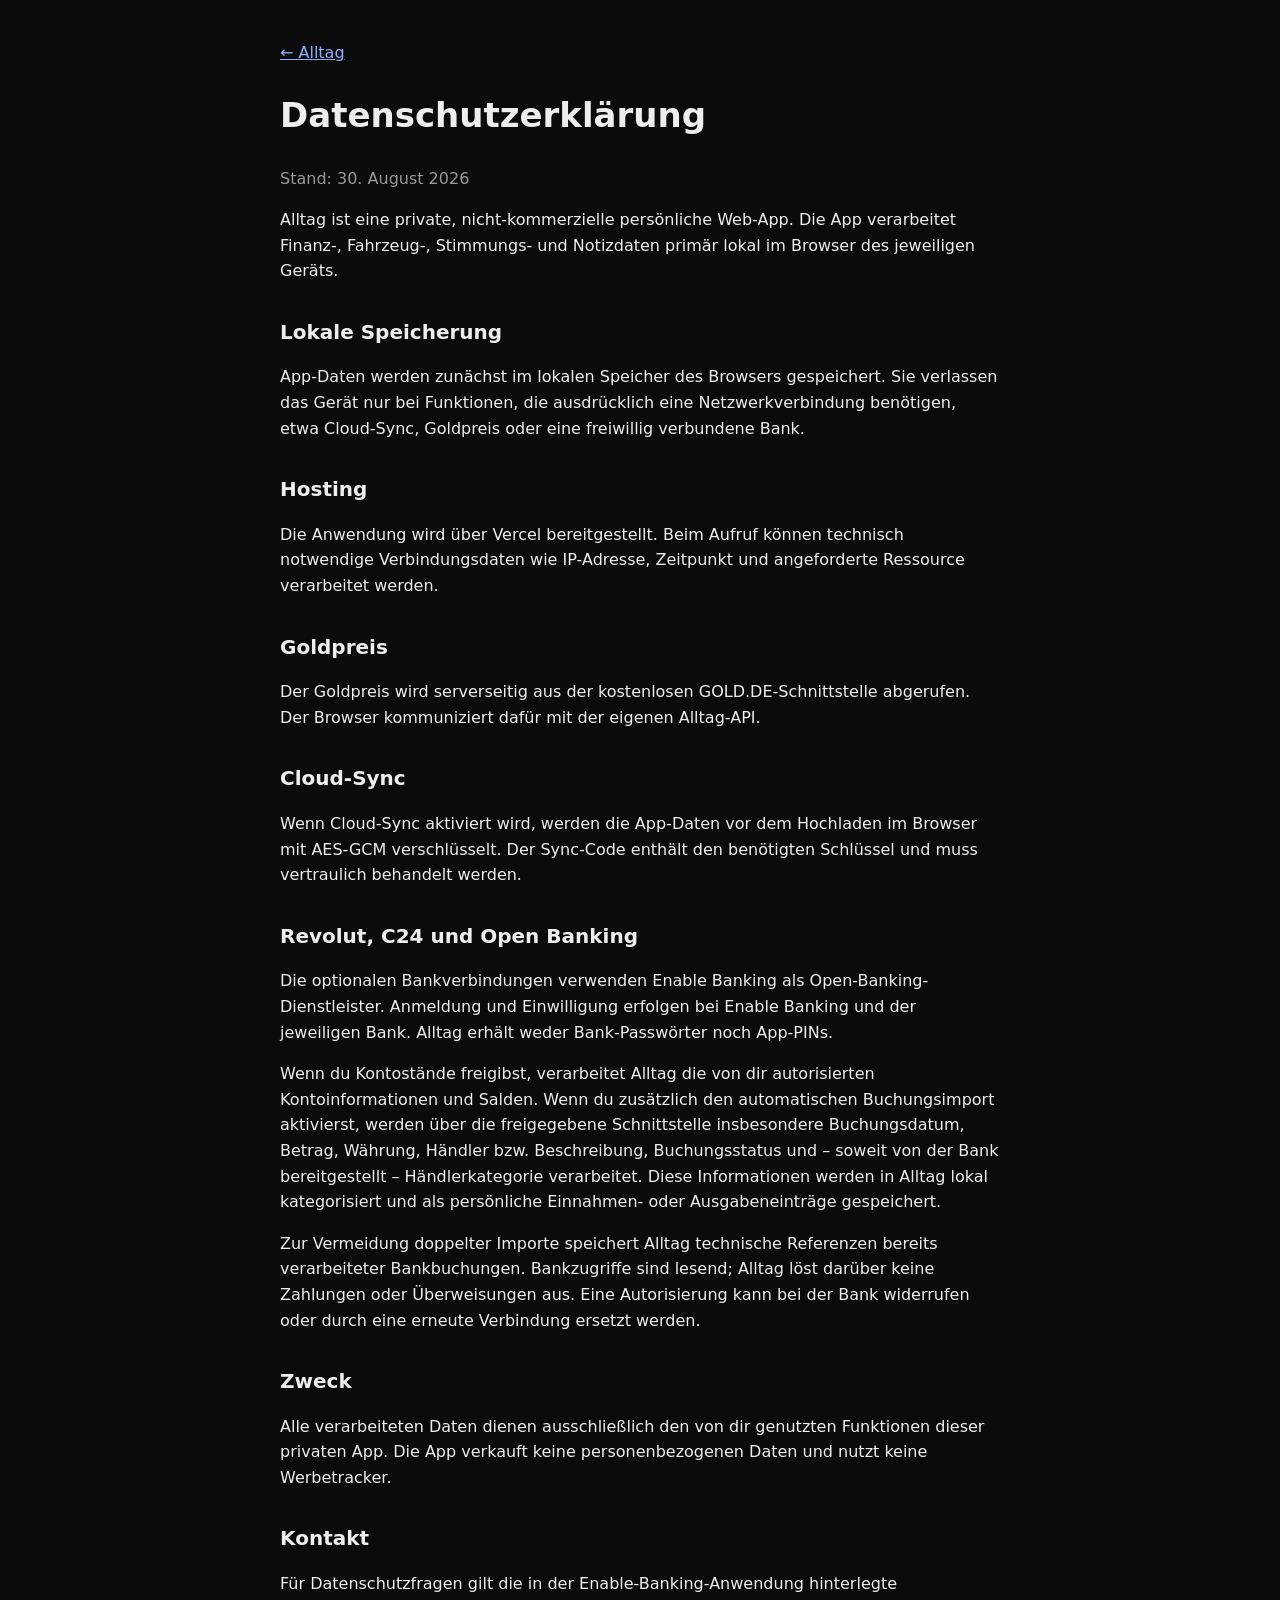
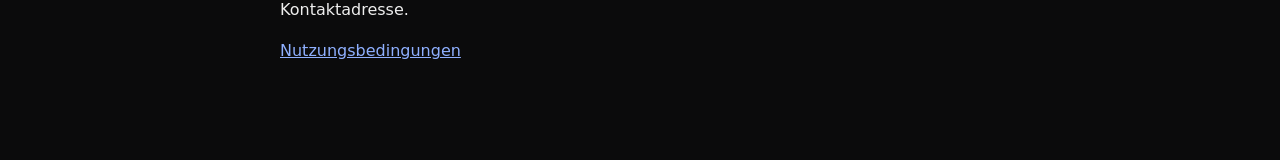
<file: alltag-mobile/privacy/index.html>
<!doctype html><html lang="de"><head><meta charset="utf-8"><meta name="viewport" content="width=device-width,initial-scale=1"><meta name="color-scheme" content="dark"><title>Datenschutz · Alltag</title><style>body{font:16px/1.6 -apple-system,BlinkMacSystemFont,system-ui;background:#0b0b0c;color:#eee;margin:0}.wrap{max-width:720px;margin:auto;padding:40px 20px 80px}h1{font-size:34px}h2{margin-top:32px;font-size:20px}a{color:#8fb0ff}.muted{color:#999}code{background:#1d1d20;padding:2px 6px;border-radius:6px}</style></head><body><main class="wrap"><a href="/">← Alltag</a><h1>Datenschutzerklärung</h1><p class="muted">Stand: 30. August 2026</p><p>Alltag ist eine private, nicht-kommerzielle persönliche Web-App. Die App verarbeitet Finanz-, Fahrzeug-, Stimmungs- und Notizdaten primär lokal im Browser des jeweiligen Geräts.</p><h2>Lokale Speicherung</h2><p>App-Daten werden zunächst im lokalen Speicher des Browsers gespeichert. Sie verlassen das Gerät nur bei Funktionen, die ausdrücklich eine Netzwerkverbindung benötigen, etwa Cloud-Sync, Goldpreis oder eine freiwillig verbundene Bank.</p><h2>Hosting</h2><p>Die Anwendung wird über Vercel bereitgestellt. Beim Aufruf können technisch notwendige Verbindungsdaten wie IP-Adresse, Zeitpunkt und angeforderte Ressource verarbeitet werden.</p><h2>Goldpreis</h2><p>Der Goldpreis wird serverseitig aus der kostenlosen GOLD.DE-Schnittstelle abgerufen. Der Browser kommuniziert dafür mit der eigenen Alltag-API.</p><h2>Cloud-Sync</h2><p>Wenn Cloud-Sync aktiviert wird, werden die App-Daten vor dem Hochladen im Browser mit AES-GCM verschlüsselt. Der Sync-Code enthält den benötigten Schlüssel und muss vertraulich behandelt werden.</p><h2>Revolut, C24 und Open Banking</h2><p>Die optionalen Bankverbindungen verwenden Enable Banking als Open-Banking-Dienstleister. Anmeldung und Einwilligung erfolgen bei Enable Banking und der jeweiligen Bank. Alltag erhält weder Bank-Passwörter noch App-PINs.</p><p>Wenn du Kontostände freigibst, verarbeitet Alltag die von dir autorisierten Kontoinformationen und Salden. Wenn du zusätzlich den automatischen Buchungsimport aktivierst, werden über die freigegebene Schnittstelle insbesondere Buchungsdatum, Betrag, Währung, Händler bzw. Beschreibung, Buchungsstatus und – soweit von der Bank bereitgestellt – Händlerkategorie verarbeitet. Diese Informationen werden in Alltag lokal kategorisiert und als persönliche Einnahmen- oder Ausgabeneinträge gespeichert.</p><p>Zur Vermeidung doppelter Importe speichert Alltag technische Referenzen bereits verarbeiteter Bankbuchungen. Bankzugriffe sind lesend; Alltag löst darüber keine Zahlungen oder Überweisungen aus. Eine Autorisierung kann bei der Bank widerrufen oder durch eine erneute Verbindung ersetzt werden.</p><h2>Zweck</h2><p>Alle verarbeiteten Daten dienen ausschließlich den von dir genutzten Funktionen dieser privaten App. Die App verkauft keine personenbezogenen Daten und nutzt keine Werbetracker.</p><h2>Kontakt</h2><p>Für Datenschutzfragen gilt die in der Enable-Banking-Anwendung hinterlegte Kontaktadresse.</p><p><a href="/terms">Nutzungsbedingungen</a></p></main></body></html>
</file>
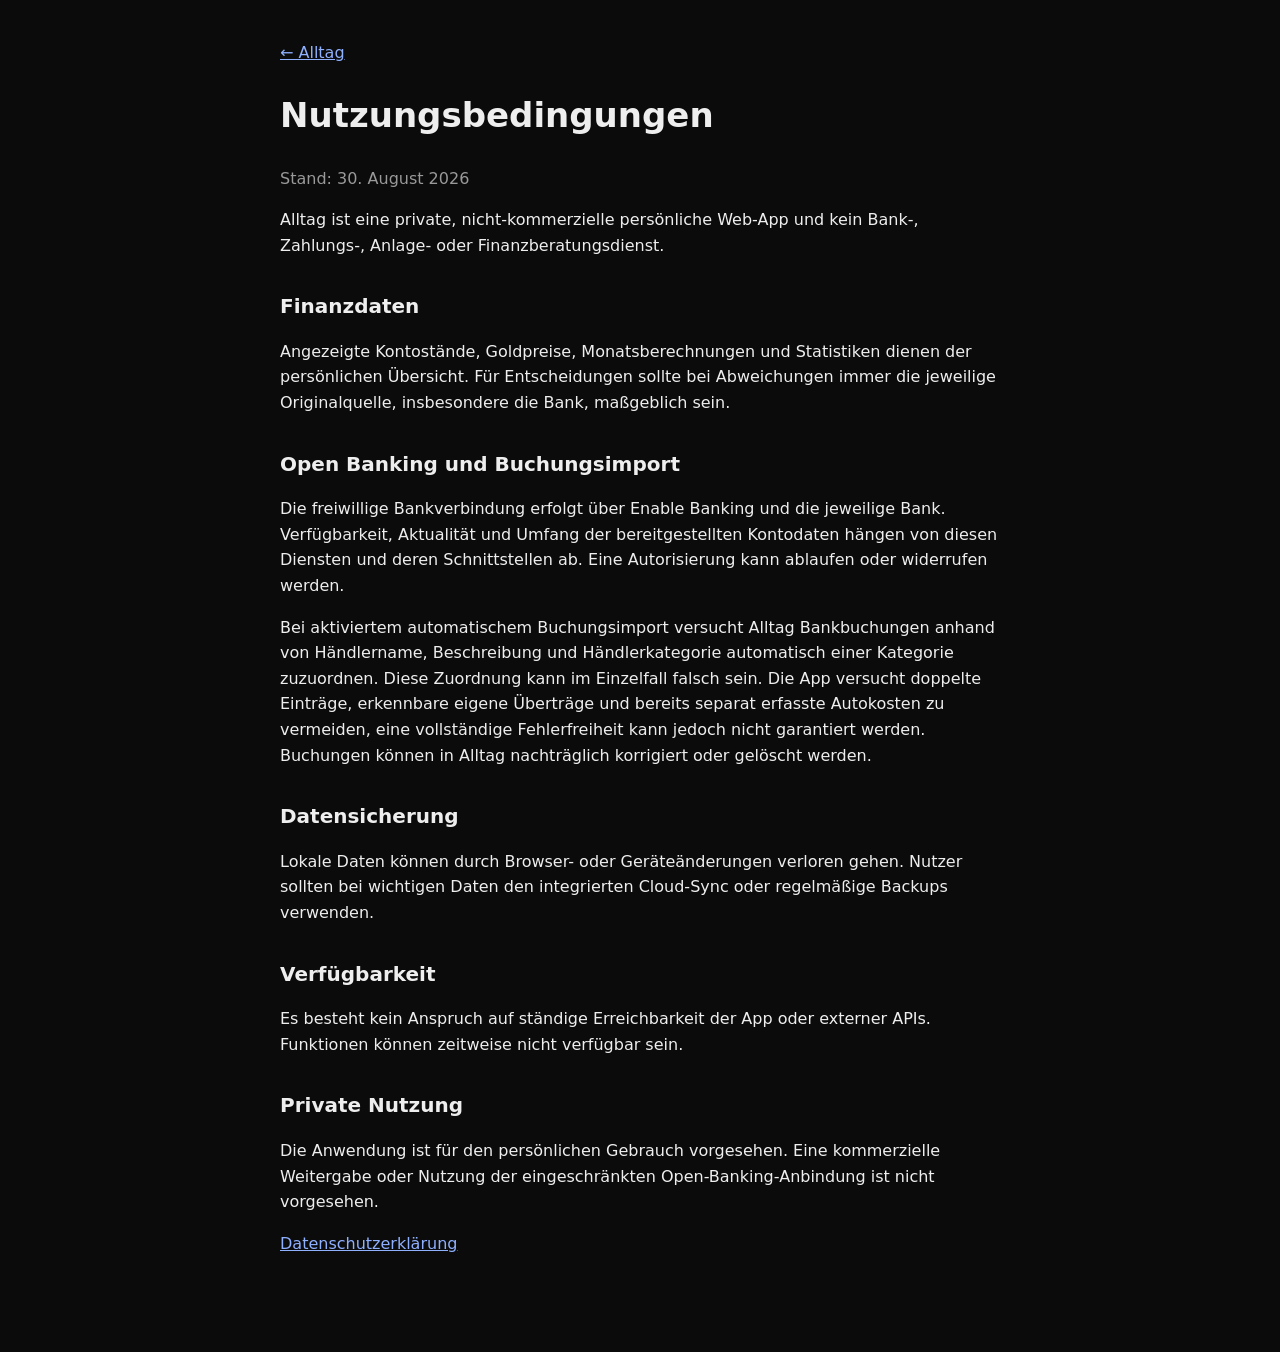
<file: alltag-mobile/terms/index.html>
<!doctype html><html lang="de"><head><meta charset="utf-8"><meta name="viewport" content="width=device-width,initial-scale=1"><meta name="color-scheme" content="dark"><title>Nutzungsbedingungen · Alltag</title><style>body{font:16px/1.6 -apple-system,BlinkMacSystemFont,system-ui;background:#0b0b0c;color:#eee;margin:0}.wrap{max-width:720px;margin:auto;padding:40px 20px 80px}h1{font-size:34px}h2{margin-top:32px;font-size:20px}a{color:#8fb0ff}.muted{color:#999}</style></head><body><main class="wrap"><a href="/">← Alltag</a><h1>Nutzungsbedingungen</h1><p class="muted">Stand: 30. August 2026</p><p>Alltag ist eine private, nicht-kommerzielle persönliche Web-App und kein Bank-, Zahlungs-, Anlage- oder Finanzberatungsdienst.</p><h2>Finanzdaten</h2><p>Angezeigte Kontostände, Goldpreise, Monatsberechnungen und Statistiken dienen der persönlichen Übersicht. Für Entscheidungen sollte bei Abweichungen immer die jeweilige Originalquelle, insbesondere die Bank, maßgeblich sein.</p><h2>Open Banking und Buchungsimport</h2><p>Die freiwillige Bankverbindung erfolgt über Enable Banking und die jeweilige Bank. Verfügbarkeit, Aktualität und Umfang der bereitgestellten Kontodaten hängen von diesen Diensten und deren Schnittstellen ab. Eine Autorisierung kann ablaufen oder widerrufen werden.</p><p>Bei aktiviertem automatischem Buchungsimport versucht Alltag Bankbuchungen anhand von Händlername, Beschreibung und Händlerkategorie automatisch einer Kategorie zuzuordnen. Diese Zuordnung kann im Einzelfall falsch sein. Die App versucht doppelte Einträge, erkennbare eigene Überträge und bereits separat erfasste Autokosten zu vermeiden, eine vollständige Fehlerfreiheit kann jedoch nicht garantiert werden. Buchungen können in Alltag nachträglich korrigiert oder gelöscht werden.</p><h2>Datensicherung</h2><p>Lokale Daten können durch Browser- oder Geräteänderungen verloren gehen. Nutzer sollten bei wichtigen Daten den integrierten Cloud-Sync oder regelmäßige Backups verwenden.</p><h2>Verfügbarkeit</h2><p>Es besteht kein Anspruch auf ständige Erreichbarkeit der App oder externer APIs. Funktionen können zeitweise nicht verfügbar sein.</p><h2>Private Nutzung</h2><p>Die Anwendung ist für den persönlichen Gebrauch vorgesehen. Eine kommerzielle Weitergabe oder Nutzung der eingeschränkten Open-Banking-Anbindung ist nicht vorgesehen.</p><p><a href="/privacy">Datenschutzerklärung</a></p></main></body></html>
</file>
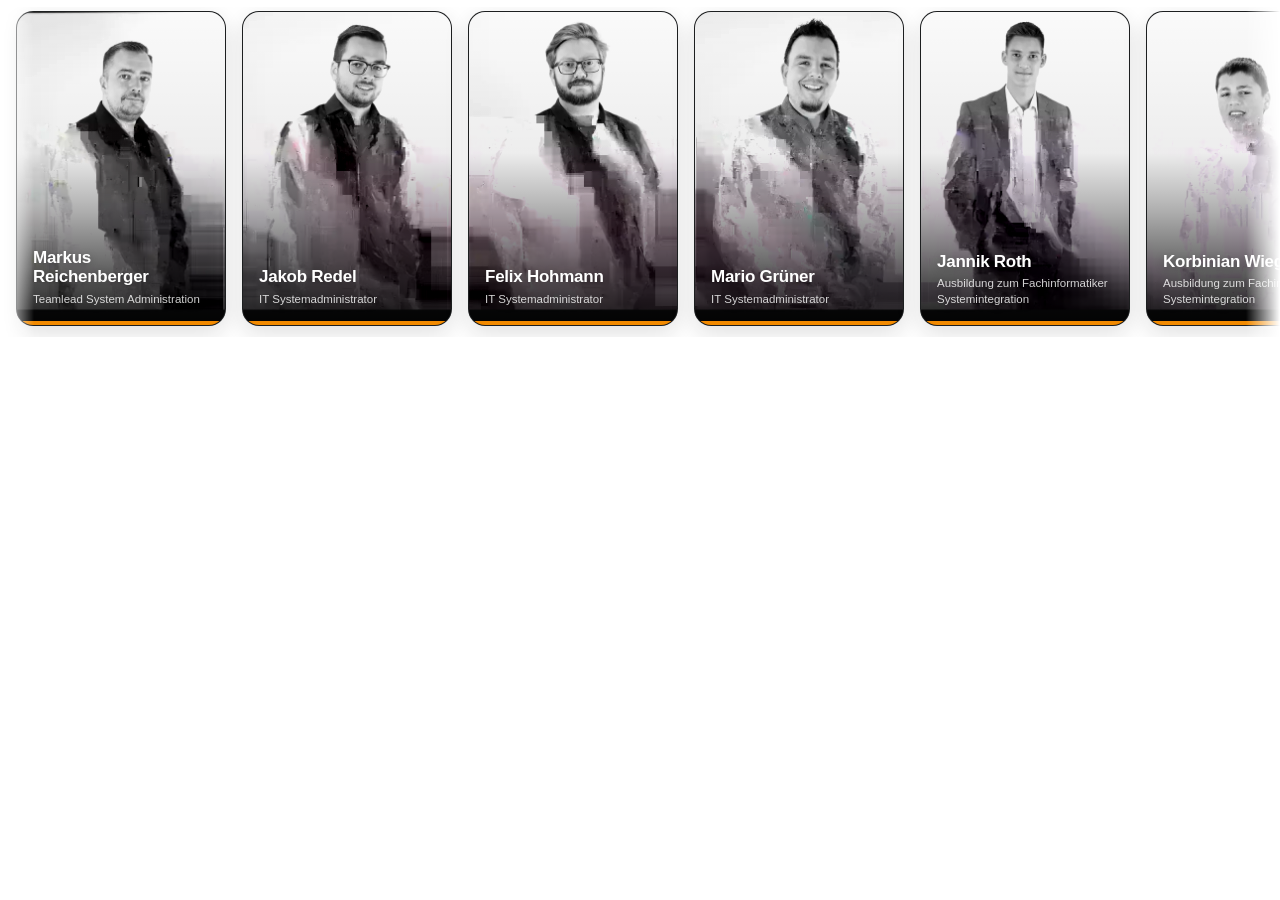
<file: team-slider-hq.html>
<!doctype html>
<html lang="de">
<head>
  <meta charset="utf-8">
  <meta name="viewport" content="width=device-width,initial-scale=1">
  <meta name="robots" content="noindex,nofollow">
  <title>Team Systemadministration</title>
  <style>
    :root{--orange:#f28a00;--card-w:210px;--card-h:315px;--gap:16px;--speed:36s;--sprite:none}
    *{box-sizing:border-box}
    html,body{margin:0;background:transparent;font-family:"Segoe UI",Arial,sans-serif;overflow:hidden}
    body{padding:7px 0 10px}
    .carousel{width:100%;overflow:hidden;padding:4px 0 11px;mask-image:linear-gradient(90deg,transparent 0,#000 34px,#000 calc(100% - 34px),transparent 100%);-webkit-mask-image:linear-gradient(90deg,transparent 0,#000 34px,#000 calc(100% - 34px),transparent 100%)}
    .track{display:flex;width:max-content;gap:var(--gap);padding-left:var(--gap);animation:slide var(--speed) linear infinite;animation-play-state:paused;will-change:transform}
    html.ready .track{animation-play-state:running}
    .carousel:hover .track{animation-play-state:paused!important}
    .group{display:flex;gap:var(--gap);flex:none}
    @keyframes slide{from{transform:translateX(0)}to{transform:translateX(calc(-50% - (var(--gap)/2)))}}
    .card{position:relative;flex:0 0 var(--card-w);width:var(--card-w);height:var(--card-h);border-radius:17px;overflow:hidden;background:#1e2022;box-shadow:0 8px 24px rgba(20,22,24,.13);border:1px solid rgba(20,22,24,.08);transition:transform .18s ease,box-shadow .18s ease}
    .card:hover{transform:translateY(-3px);box-shadow:0 13px 29px rgba(20,22,24,.19)}
    .photo{position:absolute;inset:0;background-image:var(--sprite);background-repeat:no-repeat;background-size:600% 100%;background-position-y:center;filter:contrast(1.03);image-rendering:auto}
    .p0{background-position-x:0}.p1{background-position-x:20%}.p2{background-position-x:40%}.p3{background-position-x:60%}.p4{background-position-x:80%}.p5{background-position-x:100%}
    .shade{position:absolute;inset:0;background:linear-gradient(180deg,rgba(0,0,0,.02) 0%,rgba(0,0,0,.07) 45%,rgba(0,0,0,.32) 64%,rgba(0,0,0,.9) 100%)}
    .orange{position:absolute;left:0;right:0;bottom:0;height:4px;background:var(--orange);z-index:3}
    .copy{position:absolute;left:0;right:0;bottom:0;z-index:2;padding:19px 16px 18px;text-shadow:0 2px 9px rgba(0,0,0,.28)}
    .copy h3{margin:0 0 5px;color:#fff;font-size:17px;line-height:1.15;font-weight:750;letter-spacing:-.015em}
    .copy p{margin:0;color:rgba(255,255,255,.81);font-size:11.5px;line-height:1.33;max-width:180px}
    .placeholder{position:absolute;inset:0;display:flex;flex-direction:column;align-items:center;justify-content:center;padding-bottom:42px;background:radial-gradient(circle at 50% 31%,rgba(242,138,0,.25),transparent 34%),linear-gradient(150deg,#363a3e,#17191b 72%)}
    .avatar{width:86px;height:86px;border-radius:50%;display:grid;place-items:center;background:rgba(255,255,255,.07);border:1px solid rgba(255,255,255,.17);box-shadow:0 12px 28px rgba(0,0,0,.18)}
    .avatar span{font-size:28px;font-weight:800;color:#fff;letter-spacing:.03em}
    .soon{margin-top:11px;color:rgba(255,255,255,.54);font-size:10px;text-transform:uppercase;letter-spacing:.08em}
    @media(max-width:800px){:root{--card-w:194px;--card-h:291px;--gap:14px;--speed:33s}.copy h3{font-size:16px}.copy p{font-size:11px}}
    @media(max-width:520px){:root{--card-w:174px;--card-h:261px;--gap:12px;--speed:30s}.carousel{mask-image:linear-gradient(90deg,transparent 0,#000 15px,#000 calc(100% - 15px),transparent 100%);-webkit-mask-image:linear-gradient(90deg,transparent 0,#000 15px,#000 calc(100% - 15px),transparent 100%)}.copy{padding:15px 13px 14px}.copy h3{font-size:14.5px}.copy p{font-size:10.3px}.avatar{width:70px;height:70px}.avatar span{font-size:23px}}
    @media(prefers-reduced-motion:reduce){.track{animation-play-state:paused!important}}
  </style>
</head>
<body>
  <div class="carousel" aria-label="Team Systemadministration – automatische Diashow">
    <div class="track" id="track">
      <div class="group" id="group">
        <article class="card" aria-label="Markus Reichenberger – Teamlead System Administration"><div class="photo p0"></div><div class="shade"></div><div class="copy"><h3>Markus Reichenberger</h3><p>Teamlead System Administration</p></div><div class="orange"></div></article>
        <article class="card" aria-label="Jakob Redel – IT Systemadministrator"><div class="photo p1"></div><div class="shade"></div><div class="copy"><h3>Jakob Redel</h3><p>IT Systemadministrator</p></div><div class="orange"></div></article>
        <article class="card" aria-label="Felix Hohmann – IT Systemadministrator"><div class="photo p2"></div><div class="shade"></div><div class="copy"><h3>Felix Hohmann</h3><p>IT Systemadministrator</p></div><div class="orange"></div></article>
        <article class="card" aria-label="Mario Grüner – IT Systemadministrator"><div class="photo p3"></div><div class="shade"></div><div class="copy"><h3>Mario Grüner</h3><p>IT Systemadministrator</p></div><div class="orange"></div></article>
        <article class="card" aria-label="Jannik Roth – Ausbildung zum Fachinformatiker Systemintegration"><div class="photo p4"></div><div class="shade"></div><div class="copy"><h3>Jannik Roth</h3><p>Ausbildung zum Fachinformatiker Systemintegration</p></div><div class="orange"></div></article>
        <article class="card" aria-label="Korbinian Wiegärtner – Ausbildung zum Fachinformatiker Systemintegration"><div class="photo p5"></div><div class="shade"></div><div class="copy"><h3>Korbinian Wiegärtner</h3><p>Ausbildung zum Fachinformatiker Systemintegration</p></div><div class="orange"></div></article>
        <article class="card" aria-label="Yazen Alsaho – Ausbildung zum Fachinformatiker Systemintegration"><div class="placeholder"><div class="avatar"><span>YA</span></div><div class="soon">Foto folgt</div></div><div class="shade"></div><div class="copy"><h3>Yazen Alsaho</h3><p>Ausbildung zum Fachinformatiker Systemintegration</p></div><div class="orange"></div></article>
      </div>
    </div>
  </div>
  <script>
  const track=document.getElementById('track');
  const group=document.getElementById('group');
  const copy=group.cloneNode(true);
  copy.removeAttribute('id');
  copy.setAttribute('aria-hidden','true');
  track.appendChild(copy);
  document.documentElement.style.setProperty('--sprite','url("[data-uri]")');
  document.documentElement.classList.add('ready');
</script>
</body>
</html>
</file>
